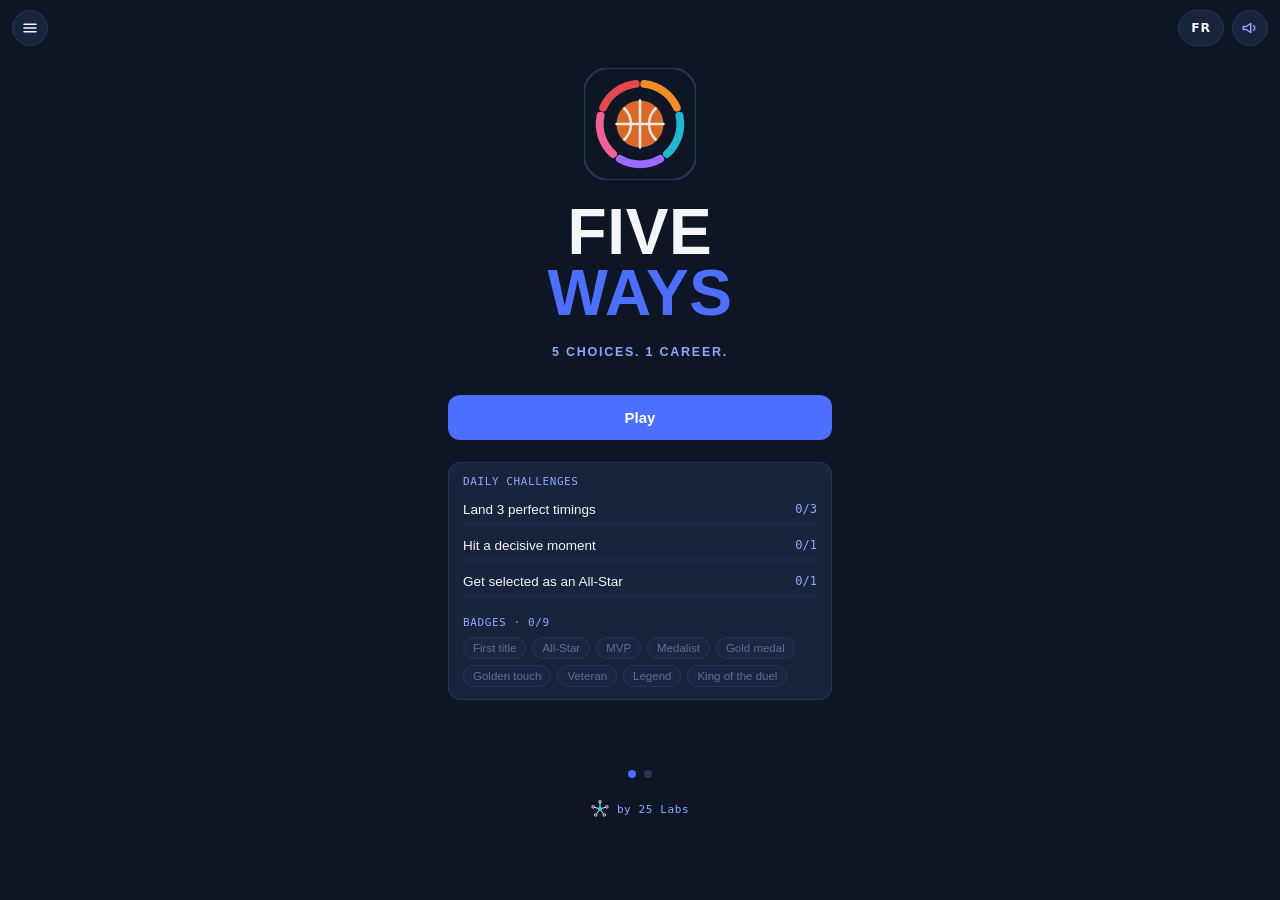
<file: index.html>
<!DOCTYPE html>
<html lang="fr">
<head>
<meta charset="UTF-8">
<meta http-equiv="Content-Security-Policy" content="default-src 'none'; script-src 'self' https://gc.zgo.at; style-src 'self' 'unsafe-inline' https://fonts.googleapis.com; font-src https://fonts.gstatic.com; img-src 'self' data: https://*.goatcounter.com; connect-src https://*.goatcounter.com; form-action 'none'; base-uri 'none'; object-src 'none'">
<meta name="referrer" content="no-referrer">
<meta name="robots" content="index,follow">
<meta name="viewport" content="width=device-width, initial-scale=1, viewport-fit=cover">
<title>Five Ways</title>
<link rel="icon" href="data:image/svg+xml,%3Csvg xmlns='http://www.w3.org/2000/svg' viewBox='0 0 100 100'%3E%3Crect width='100' height='100' rx='22' fill='%230E1626'/%3E%3Ccircle cx='50' cy='50' r='34' fill='none' stroke='%234C6FFF' stroke-width='8'/%3E%3Ccircle cx='50' cy='50' r='19' fill='%23D9692B'/%3E%3C/svg%3E">
<link rel="preconnect" href="https://fonts.googleapis.com">
<link rel="preconnect" href="https://fonts.gstatic.com" crossorigin>
<link href="https://fonts.googleapis.com/css2?family=Oswald:wght@500;700&family=Anton&family=Inter:wght@400;500;600;700&family=JetBrains+Mono:wght@400&display=swap" rel="stylesheet">
<link rel="stylesheet" href="style.css?v=20261021g">
</head>
<body>
<div class="wrap"><div id="app"></div></div>
<script src="i18n.js?v=20261021g"></script>
<script src="data.js?v=20261021g"></script>
<script src="engine.js?v=20261021g"></script>
<script src="fun.js?v=20261021g"></script>
<script src="contrats.js?v=20261021g"></script>
<script src="menu.js?v=20261021g"></script>
<script src="ui.js?v=20261021g"></script>
<script src="analytics.js?v=20261021g"></script>
</body>
</html>
</file>
<file: style.css>
:root{
    --bg:#0E1626; --surface:#18233C; --border:#26345A; --chip:#1A2742;
    --text:#F4F5F7; --text-muted:#8FA8FF;
    --accent:#4C6FFF; --accent-text:#FFFFFF;
    --gain:#4ADE9A; --perte:#E5484D;
    box-sizing:border-box;
    padding-top:env(safe-area-inset-top,0px);
    padding-bottom:env(safe-area-inset-bottom,0px);
    color-scheme:dark;
  }
  html{ scroll-padding-top:env(safe-area-inset-top,0px); height:100%; }
  *,*::before,*::after{ box-sizing:inherit; }
  body{
    margin:0; min-height:100%; background:var(--bg); color:var(--text);
    font-family:'Inter',sans-serif; -webkit-font-smoothing:antialiased;
  }
  .wrap{ max-width:420px; margin:0 auto; padding:56px 18px 48px; min-height:100vh; }
  .screen{ display:flex; flex-direction:column; gap:18px; }
  .logo{
    font-family:'Oswald','Impact',sans-serif; font-weight:700; font-size:15px;
    letter-spacing:0.06em; color:var(--accent); margin:0;
  }
  .titre-ecran{ font-family:'Oswald','Impact',sans-serif; font-size:26px; font-weight:700; margin:0; text-transform:uppercase; letter-spacing:.02em; line-height:1.15; }
  .champ{ display:flex; flex-direction:column; gap:9px; }
  .champ > span{ font-size:13px; color:var(--text-muted); font-weight:500; }
  input[type="text"]{
    font-family:'Inter',sans-serif; font-size:15px; padding:12px 13px;
    border-radius:10px; border:1px solid var(--border); background:var(--surface); color:var(--text);
  }
  .grille-postes{ display:flex; flex-wrap:wrap; gap:8px; }
  .pilule{
    font-family:'Inter',sans-serif; font-size:13.5px; font-weight:500;
    padding:8px 14px; border-radius:20px; border:1px solid var(--border);
    background:var(--surface); color:var(--text-muted); cursor:pointer;
  }
  .pilule.actif{ background:var(--accent); border-color:var(--accent); color:var(--accent-text); font-weight:700; }
  .stats-apercu{ display:flex; flex-direction:column; gap:9px; background:var(--surface); border:1px solid var(--border); border-radius:12px; padding:14px; }
  .ligne-stat{ display:grid; grid-template-columns:88px 1fr; align-items:center; gap:10px; font-size:12.5px; color:var(--text-muted); }
  .bar{ height:7px; border-radius:4px; background:var(--bg); border:1px solid var(--border); overflow:hidden; }
  .fill{ height:100%; background:var(--accent); }
  .bouton{
    font-family:'Inter',sans-serif; font-weight:700; font-size:15px;
    padding:14px; border:none; border-radius:12px; background:var(--accent); color:var(--accent-text);
    cursor:pointer;
  }
  .lien-reset{
    background:none; border:none; color:var(--text-muted); font-size:12.5px;
    text-decoration:underline; cursor:pointer; padding:4px 0; align-self:center;
  }
  .entete-tour{
    display:flex; flex-wrap:wrap; gap:8px; padding-bottom:14px; border-bottom:2px solid var(--border);
  }
  .puce{ width:10px; height:10px; border-radius:50%; align-self:center; }
  .meta{
    font-size:12.5px; font-weight:600; color:var(--text-muted);
    background:var(--surface); border:1px solid var(--border); border-radius:20px; padding:4px 10px;
  }
  .flavor{ font-size:14px; color:var(--text-muted); line-height:1.5; margin:0; }
  .pile-choix{ display:flex; flex-direction:column; gap:10px; }
  .carte-choix{
    font-family:'Inter',sans-serif; text-align:left; cursor:pointer;
    border:1px solid var(--border); background:var(--surface); border-radius:12px; padding:14px 15px;
    transition:border-color .15s ease;
  }
  .carte-choix:active{ border-color:var(--accent); }
  .carte-choix{ border-left:5px solid var(--barre,var(--border)); }
  .carte-choix p{ margin:0; font-size:14.5px; color:var(--text); font-weight:500; }
  .stats-mini{ display:flex; justify-content:space-between; padding-top:10px; border-top:1px dashed var(--border); }
  .stats-mini span{ font-size:11.5px; color:var(--text-muted); font-weight:600; }
  .recap{ font-size:14px; color:var(--text-muted); margin:0; }
  .score-affiche{ display:flex; align-items:baseline; gap:7px; }
  .score-valeur{ font-family:'Anton','Oswald','Impact',sans-serif; font-size:56px; font-weight:400; color:var(--accent); line-height:1; }
  .score-max{ font-size:18px; color:var(--text-muted); }
  .score-detail{ display:flex; flex-direction:column; gap:8px; background:var(--surface); border:1px solid var(--border); border-radius:12px; padding:14px; }
  .ligne-score{ display:flex; justify-content:space-between; font-size:14px; color:var(--text-muted); }
  .ligne-score span:last-child{ color:var(--text); font-weight:700; }
  .ligne-score.malus span:last-child{ color:var(--accent); }
  .badges{ display:flex; flex-wrap:wrap; gap:8px; }
  .badge{ font-size:12.5px; font-weight:700; color:var(--accent); background:color-mix(in srgb, var(--accent) 15%, transparent); padding:6px 12px; border-radius:20px; }
  .deltas{ display:flex; flex-wrap:wrap; gap:8px; }
  .delta{ font-size:13px; font-weight:600; padding:6px 11px; border-radius:8px; background:var(--surface); border:1px solid var(--border); color:var(--text-muted); }
  .delta.pos{ color:var(--gain); border-color:var(--gain); }
  .delta.neg{ color:var(--perte); border-color:var(--perte); }
  .match-issue{ background:var(--surface); border:1px solid var(--border); border-left:4px solid var(--text-muted); border-radius:0 12px 12px 0; padding:14px 15px; display:flex; flex-direction:column; gap:6px; }
  .match-issue.ok{ border-left-color:var(--accent); }
  .match-titre{ margin:0; font-size:12.5px; font-weight:700; color:var(--text-muted); }
  .match-issue.ok .match-titre{ color:var(--accent); }
  .match-choix{ margin:0; font-size:14.5px; font-weight:600; color:var(--text); }
  .match-narration{ margin:0; font-size:13.5px; color:var(--text-muted); line-height:1.5; }
  .carte-choix{ display:flex; align-items:center; gap:12px; }
  .carte-choix p{ flex:1; }
  .ico{ width:24px; display:flex; justify-content:center; }
  .risque{ font-size:11px; letter-spacing:2px; color:var(--perte); white-space:nowrap; }
  .stat-m{ display:flex; flex-direction:column; align-items:center; gap:4px; }
  .stat-m i{ display:block; width:34px; height:4px; border-radius:2px; background:var(--chip); overflow:hidden; }
  .stat-m i b{ display:block; height:100%; background:var(--accent); }
  .carte-fin{ border-radius:16px; padding:18px; border:2px solid var(--rar); background:color-mix(in srgb,var(--rar) 10%,var(--surface)); display:flex; flex-direction:column; gap:12px; }
  .rar-nom{ margin:0; font-family:'Oswald','Impact',sans-serif; font-size:14px; letter-spacing:.12em; color:var(--rar); font-weight:700; }
  .rar-nom-joueur{ margin:0; font-family:'Oswald','Impact',sans-serif; font-size:28px; text-transform:uppercase; font-weight:700; line-height:1.1; }
  .rar-pct{ margin:0; font-size:13px; color:var(--text-muted); }
  .profil{ display:flex; flex-direction:column; gap:7px; }
  .profil-l{ display:grid; grid-template-columns:112px 1fr; align-items:center; gap:10px; font-size:12px; color:var(--text-muted); }
  .profil-l i{ display:block; height:8px; border-radius:4px; background:var(--chip); overflow:hidden; }
  .profil-l i b{ display:block; height:100%; }
  .chiffre{ font-family:'Anton','Oswald','Impact',sans-serif; font-weight:400; }
  .stat-m b.n{ font-family:'Anton','Oswald',sans-serif; font-weight:400; font-size:14px; }
  .byline{ margin:0; font-family:'JetBrains Mono',ui-monospace,monospace; font-weight:400; font-size:11px; letter-spacing:.6px; color:var(--text-muted); }
  .rival-card{ background:color-mix(in srgb,#E5484D 12%,var(--surface)); border:1px solid #E5484D; border-radius:12px; padding:12px 14px; display:flex; flex-direction:column; gap:4px; }
  .rival-titre{ margin:0; font-size:12.5px; font-weight:700; color:color-mix(in srgb,#E5484D 70%,var(--text)); }
  .rival-ligne{ margin:0; font-size:13.5px; color:var(--text); line-height:1.5; }

  /* ---- Match jouable ---- */
  .tableau{ display:grid; grid-template-columns:1fr auto 1fr; align-items:center; gap:8px; background:#0A101D; border:1px solid var(--border); border-radius:14px; padding:12px 12px; }
  .tab-eq{ display:flex; align-items:center; gap:8px; }
  .tab-eq.droite{ justify-content:flex-end; }
  .tab-eq i{ width:10px; height:34px; border-radius:3px; display:block; border:1px solid rgba(255,255,255,.25); }
  .tab-nom{ font-family:'Oswald','Impact',sans-serif; font-weight:700; letter-spacing:.06em; font-size:15px; }
  .tab-score{ font-family:'Anton','Oswald','Impact',sans-serif; font-weight:400; font-size:34px; line-height:1; display:inline-block; transition:transform .25s ease, color .25s ease; }
  .tab-score.bump{ animation:bump .5s ease; color:var(--accent); }
  .tab-centre{ display:flex; flex-direction:column; align-items:center; gap:2px; }
  .tab-temps{ font-family:'JetBrains Mono',ui-monospace,monospace; font-size:13px; color:#FFB44D; font-weight:400; }
  .tab-dom{ font-size:9.5px; letter-spacing:.1em; color:var(--text-muted); font-weight:600; }
  .carte-match .pct{ display:flex; flex-direction:column; align-items:flex-end; min-width:54px; font-size:12px; color:var(--text-muted); line-height:1.1; }
  .carte-match .pct b{ font-size:26px; color:var(--text); }
  .carte-match .pct small{ font-size:10px; letter-spacing:.1em; font-weight:700; color:var(--barre); }
  .carte-match{ transition:transform .12s ease, border-color .15s ease; }
  .carte-match:active{ transform:scale(.98); }
  .aide-geste{ margin:0; font-size:12.5px; color:var(--text-muted); text-align:center; }
  .action-choisie{ display:flex; align-items:center; gap:12px; background:var(--surface); border:1px solid var(--border); border-left:5px solid var(--barre,var(--border)); border-radius:12px; padding:14px 15px; }
  .action-choisie p{ flex:1; margin:0; font-size:14.5px; font-weight:500; }
  .action-choisie .pct{ font-size:12px; color:var(--text-muted); }
  .action-choisie .pct b{ font-size:30px; color:var(--text); }
  .jauge{ position:relative; height:46px; border-radius:23px; background:#0A101D; border:1px solid var(--border); overflow:hidden; }
  #jauge-zone{ position:absolute; top:0; bottom:0; background:linear-gradient(180deg,#4ADE9A,#22A06B); opacity:.9; }
  #jauge-curseur{ position:absolute; top:-2px; bottom:-2px; width:6px; margin-left:-3px; background:#fff; border-radius:3px; box-shadow:0 0 10px rgba(255,255,255,.9); left:0; }
  .bouton-geste{ font-family:'Oswald','Impact',sans-serif; font-size:22px; letter-spacing:.08em; padding:18px; }
  .bouton-geste:active{ transform:scale(.97); }
  .bouton:disabled{ opacity:.6; }
  .suspense{ min-height:150px; display:flex; align-items:center; justify-content:center; }
  .points{ font-family:'Anton','Oswald',sans-serif; font-size:64px; letter-spacing:.2em; color:var(--text-muted); animation:pulse 0.7s ease-in-out infinite; }
  .mot{ font-family:'Anton','Oswald','Impact',sans-serif; font-size:54px; text-transform:uppercase; text-align:center; line-height:1.05; animation:slam .45s cubic-bezier(.2,1.6,.4,1); }
  .mot.ok{ color:var(--gain); text-shadow:0 0 24px rgba(74,222,154,.5); }
  .mot.ko{ color:var(--perte); text-shadow:0 0 24px rgba(229,72,77,.45); }
  .apres{ display:none; flex-direction:column; gap:14px; }
  .apres.visible{ display:flex; animation:monter .45s ease both; }
  .fin-match{ margin:0; text-align:center; font-family:'Oswald','Impact',sans-serif; font-size:20px; letter-spacing:.1em; font-weight:700; }
  .fin-match.ok{ color:var(--gain); } .fin-match.ko{ color:var(--perte); }
  .narration{ margin:0; text-align:center; font-size:15px; line-height:1.5; }
  .fil{ display:flex; flex-direction:column; gap:7px; background:var(--surface); border:1px solid var(--border); border-radius:12px; padding:12px 13px; }
  .actu{ display:flex; gap:10px; align-items:baseline; font-size:13.5px; line-height:1.4; }
  .actu .src{ font-family:'JetBrains Mono',ui-monospace,monospace; font-size:10px; letter-spacing:.08em; color:var(--accent); background:color-mix(in srgb,var(--accent) 15%,transparent); padding:2px 7px; border-radius:6px; flex:none; }
  /* ---- Bilan de saison ---- */
  .stats-ligne{ display:grid; grid-template-columns:repeat(4,1fr); gap:8px; }
  .stats-ligne div{ background:var(--chip); border:1px solid var(--border); border-radius:10px; padding:8px 4px; text-align:center; }
  .stats-ligne b{ display:block; font-family:Anton,Oswald,Impact,sans-serif; font-size:22px; line-height:1.15; }
  .stats-ligne span{ font-size:10.5px; font-weight:600; letter-spacing:.1em; color:var(--text-muted); }
  .bilan-saison{ background:var(--surface); border:1px solid var(--border); border-radius:14px; padding:14px 15px; display:flex; flex-direction:column; gap:10px; }
  .vd{ display:flex; justify-content:space-between; align-items:baseline; }
  .vd .chiffre{ font-size:40px; line-height:1; }
  .vd .rang{ font-size:13px; color:var(--text-muted); font-weight:600; }
  .playoffs{ display:flex; align-items:center; gap:12px; font-size:13px; color:var(--text-muted); }
  .playoffs .pts{ display:flex; gap:5px; }
  .playoffs .pts i{ width:22px; height:8px; border-radius:4px; background:var(--chip); }
  .playoffs .pts i.on{ background:var(--accent); }
  /* ---- Animations ---- */
  .anim{ animation:monter .5s ease both; }
  .screen{ animation:apparait .3s ease both; }
  @keyframes monter{ from{ opacity:0; transform:translateY(14px);} to{ opacity:1; transform:none;} }
  @keyframes apparait{ from{ opacity:0;} to{ opacity:1;} }
  @keyframes pulse{ 0%,100%{ opacity:.35;} 50%{ opacity:1;} }
  @keyframes slam{ from{ transform:scale(2.2); opacity:0;} to{ transform:scale(1); opacity:1;} }
  @keyframes bump{ 0%{ transform:scale(1);} 40%{ transform:scale(1.22);} 100%{ transform:scale(1);} }
  @media (prefers-reduced-motion: reduce){ .anim,.screen,.mot,.apres.visible,.tab-score.bump,.points{ animation:none !important; } }
  /* ---- Son, toasts, défis ---- */
  #btn-son{ position:fixed; top:calc(10px + env(safe-area-inset-top,0px)); right:12px; z-index:20; width:36px; height:36px; border-radius:50%; border:1px solid var(--border); background:var(--surface); color:var(--text-muted); display:flex; align-items:center; justify-content:center; cursor:pointer; }
  #toast{ position:fixed; left:50%; bottom:calc(22px + env(safe-area-inset-bottom,0px)); transform:translate(-50%,30px); opacity:0; z-index:30; background:var(--surface); color:var(--text); border:2px solid var(--accent); border-radius:12px; padding:11px 16px; font-size:13.5px; font-weight:700; max-width:88vw; text-align:center; pointer-events:none; transition:opacity .25s ease, transform .25s ease; }
  #toast.toast-vu{ opacity:1; transform:translate(-50%,0); }
  .bloc-defis{ width:100%; text-align:left; background:var(--surface); border:1px solid var(--border); border-radius:12px; padding:12px 14px; }
  .defi{ display:grid; grid-template-columns:1fr auto; gap:4px 10px; padding:6px 0; font-size:13.5px; }
  .defi i{ grid-column:1 / -1; display:block; height:5px; border-radius:3px; background:var(--chip); overflow:hidden; }
  .defi i b{ display:block; height:100%; background:var(--accent); }
  .defi.fait .defi-v{ color:var(--gain); font-weight:700; }
  .defi.fait i b{ background:var(--gain); }
  .defi-v{ color:var(--text-muted); font-family:'JetBrains Mono',ui-monospace,monospace; font-size:12px; }
  .chips-badges{ display:flex; flex-wrap:wrap; gap:6px; }
  .badge-m{ font-size:11.5px; padding:4px 9px; border-radius:14px; border:1px solid var(--border); color:#5E6E8C; background:var(--chip); }
  .badge-m.on{ color:#F5C542; border-color:#F5C542; background:color-mix(in srgb,#F5C542 12%,transparent); font-weight:700; }

  /* ---- Playoffs ---- */
  .bracket{ display:grid; grid-template-columns:repeat(4,1fr); gap:6px; }
  .bracket .etape{ display:flex; flex-direction:column; gap:5px; align-items:flex-start; font-size:10.5px; color:var(--text-muted); font-weight:600; letter-spacing:.02em; }
  .bracket .etape i{ display:block; width:100%; height:6px; border-radius:3px; background:var(--chip); }
  .bracket .etape.passe i{ background:var(--gain); }
  .bracket .etape.courant i{ background:#F5C542; box-shadow:0 0 10px rgba(245,197,66,.6); animation:pulse 1.2s ease-in-out infinite; }
  .bracket .etape.courant{ color:#F5C542; }
  .bracket .etape.elimine i{ background:var(--perte); }
  .annonce{ border-radius:14px; padding:14px 15px; display:flex; flex-direction:column; gap:6px; border:2px solid var(--gain); background:color-mix(in srgb,var(--gain) 10%,var(--surface)); }
  .annonce.ko{ border-color:var(--perte); background:color-mix(in srgb,var(--perte) 10%,var(--surface)); }
  .annonce-t{ margin:0; font-family:'Oswald','Impact',sans-serif; font-weight:700; letter-spacing:.06em; font-size:22px; color:var(--gain); }
  .annonce.ko .annonce-t{ color:var(--perte); }
  .annonce-s{ margin:0; font-size:13.5px; line-height:1.5; color:var(--text); }

/* Sélecteur de pays et de langue */
.select-pays{ width:100%; padding:13px 12px; border-radius:12px; border:1px solid var(--border); background:var(--surface); color:var(--text); font:inherit; font-size:15px; }
.select-pays:focus{ outline:2px solid var(--accent); outline-offset:1px; }
#btn-langue{ position:fixed; top:calc(10px + env(safe-area-inset-top,0px)); right:56px; z-index:20; height:36px; padding:0 12px; border-radius:18px; border:1px solid var(--border); background:var(--surface); color:var(--text); font:600 12.5px/1 'Inter',system-ui,sans-serif; letter-spacing:.06em; cursor:pointer; }
#btn-langue:focus-visible{ outline:2px solid var(--accent); outline-offset:2px; }
.tab-eq i.drap{ width:22px; height:34px; display:flex; flex-direction:column; overflow:hidden; border-radius:4px; }
.tab-eq i.drap u{ flex:1; display:block; text-decoration:none; }
.tab-eq i.drap{ width:22px; height:34px; display:flex; flex-direction:column; overflow:hidden; border-radius:4px; }
.tab-eq i.drap u{ flex:1; display:block; text-decoration:none; }
.aide-dur{ color:#F5C542 !important; font-weight:600; }

/* Menu */
#btn-menu{ position:fixed; top:calc(10px + env(safe-area-inset-top,0px)); left:12px; z-index:20; width:36px; height:36px; border-radius:50%; border:1px solid var(--border); background:var(--surface); color:var(--text); display:flex; align-items:center; justify-content:center; cursor:pointer; }
#btn-menu:focus-visible{ outline:2px solid var(--accent); outline-offset:2px; }
#menu-fond{ position:fixed; inset:0; z-index:60; background:rgba(5,9,18,.78); display:flex; justify-content:center; align-items:flex-start; overflow-y:auto; padding:calc(16px + env(safe-area-inset-top,0px)) 14px 24px; }
.menu-panneau{ width:100%; max-width:520px; background:var(--bg,#0E1626); border:1px solid var(--border); border-radius:16px; padding:16px; display:flex; flex-direction:column; gap:10px; }
.menu-tete{ display:flex; justify-content:space-between; align-items:center; }
.contrat-chip{ margin:0; font-size:12.5px; font-weight:600; color:var(--text-muted); text-align:center; letter-spacing:.02em; }

#barre-bas{ display:flex; gap:10px; justify-content:center; margin:22px 0 8px; }
.bb-btn{ flex:1; max-width:200px; min-height:44px; padding:10px 14px; border-radius:12px; border:1px solid var(--border); background:var(--surface); color:var(--text); font:inherit; font-size:13.5px; font-weight:600; cursor:pointer; }
.bb-btn:focus-visible{ outline:2px solid var(--accent); outline-offset:2px; }
.bb-alerte{ border-color:#E5484D; color:#E5484D; }

.swipe-accueil{ width:100%; }
.swipe-piste{ display:flex; overflow-x:auto; scroll-snap-type:x mandatory; scrollbar-width:none; -webkit-overflow-scrolling:touch; }
.swipe-piste::-webkit-scrollbar{ display:none; }
.swipe-page{ flex:0 0 100%; scroll-snap-align:start; text-align:left; }
.swipe-points{ display:flex; gap:8px; justify-content:center; margin-top:10px; }
.swipe-points i{ width:8px; height:8px; border-radius:50%; background:var(--border); cursor:pointer; }
.swipe-points i.on{ background:var(--accent); }

  .score-max{ display:none; }

  .tags-poste{ display:flex; gap:7px; font-size:11px; font-weight:700; letter-spacing:.06em; white-space:nowrap; }
  .tags-poste i{ font-style:normal; }
</file>
